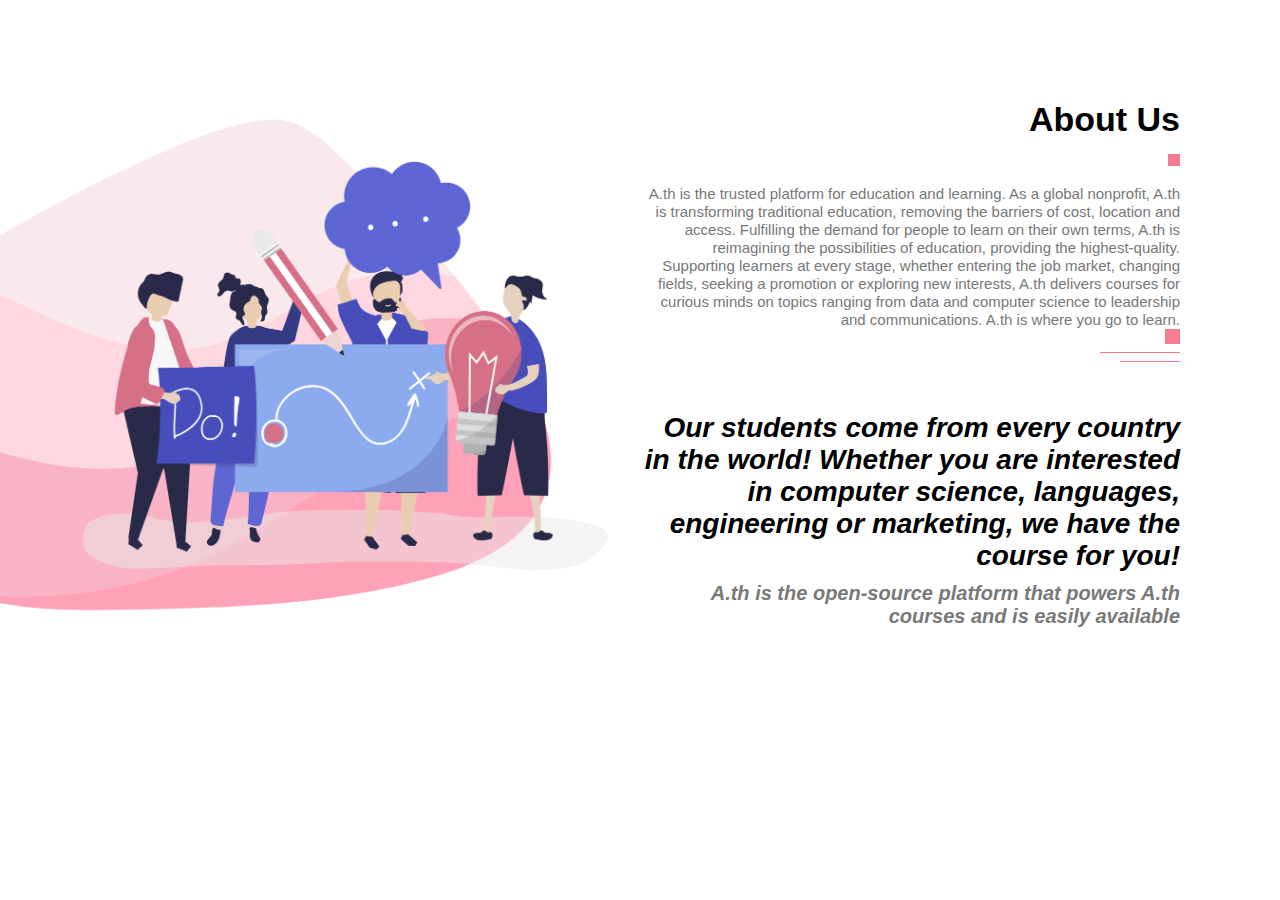
<file: about.html>
<!DOCTYPE html>
<html lang="en">
<head>
    <meta charset="UTF-8">
    <meta name="viewport" content="width=device-width, initial-scale=1.0">
    <title>About</title>
    <link rel="stylesheet" href="style.css">
</head>
<body>
    
<section id="about">
    <div class="about-left-col">
        <img src="./images/about.png" alt="about">
    </div>
   
    <div class="about-right-col">
        <div class="about-text"> 
            <h1>About Us</h1>
            <span class="square"></span>
            <p>A.th is the trusted platform for education and learning.  As a global nonprofit, A.th is transforming traditional education, removing the barriers of cost, location and access. Fulfilling the demand for people to learn on their own terms, A.th is reimagining the possibilities of education, providing the highest-quality. Supporting learners at every stage, whether entering the job market, changing fields, seeking a promotion or exploring new interests, A.th delivers courses for curious minds on topics ranging from data and computer science to leadership and communications. A.th is where you go to learn.</p>
            <div class="line">
                <span class="line-1"></span> <br>
                <span class="line-2"></span> <br>
                <span class="line-3"></span>
            </div>
            <h2>Our students come from every country in the world! Whether you are interested in computer science, languages, engineering or marketing, we have the course for you!</h2>
            <h3>A.th is the open-source platform that powers A.th courses and is easily available</h3>
        </div>
    </div>
</section>
</body>
</html>
</file>
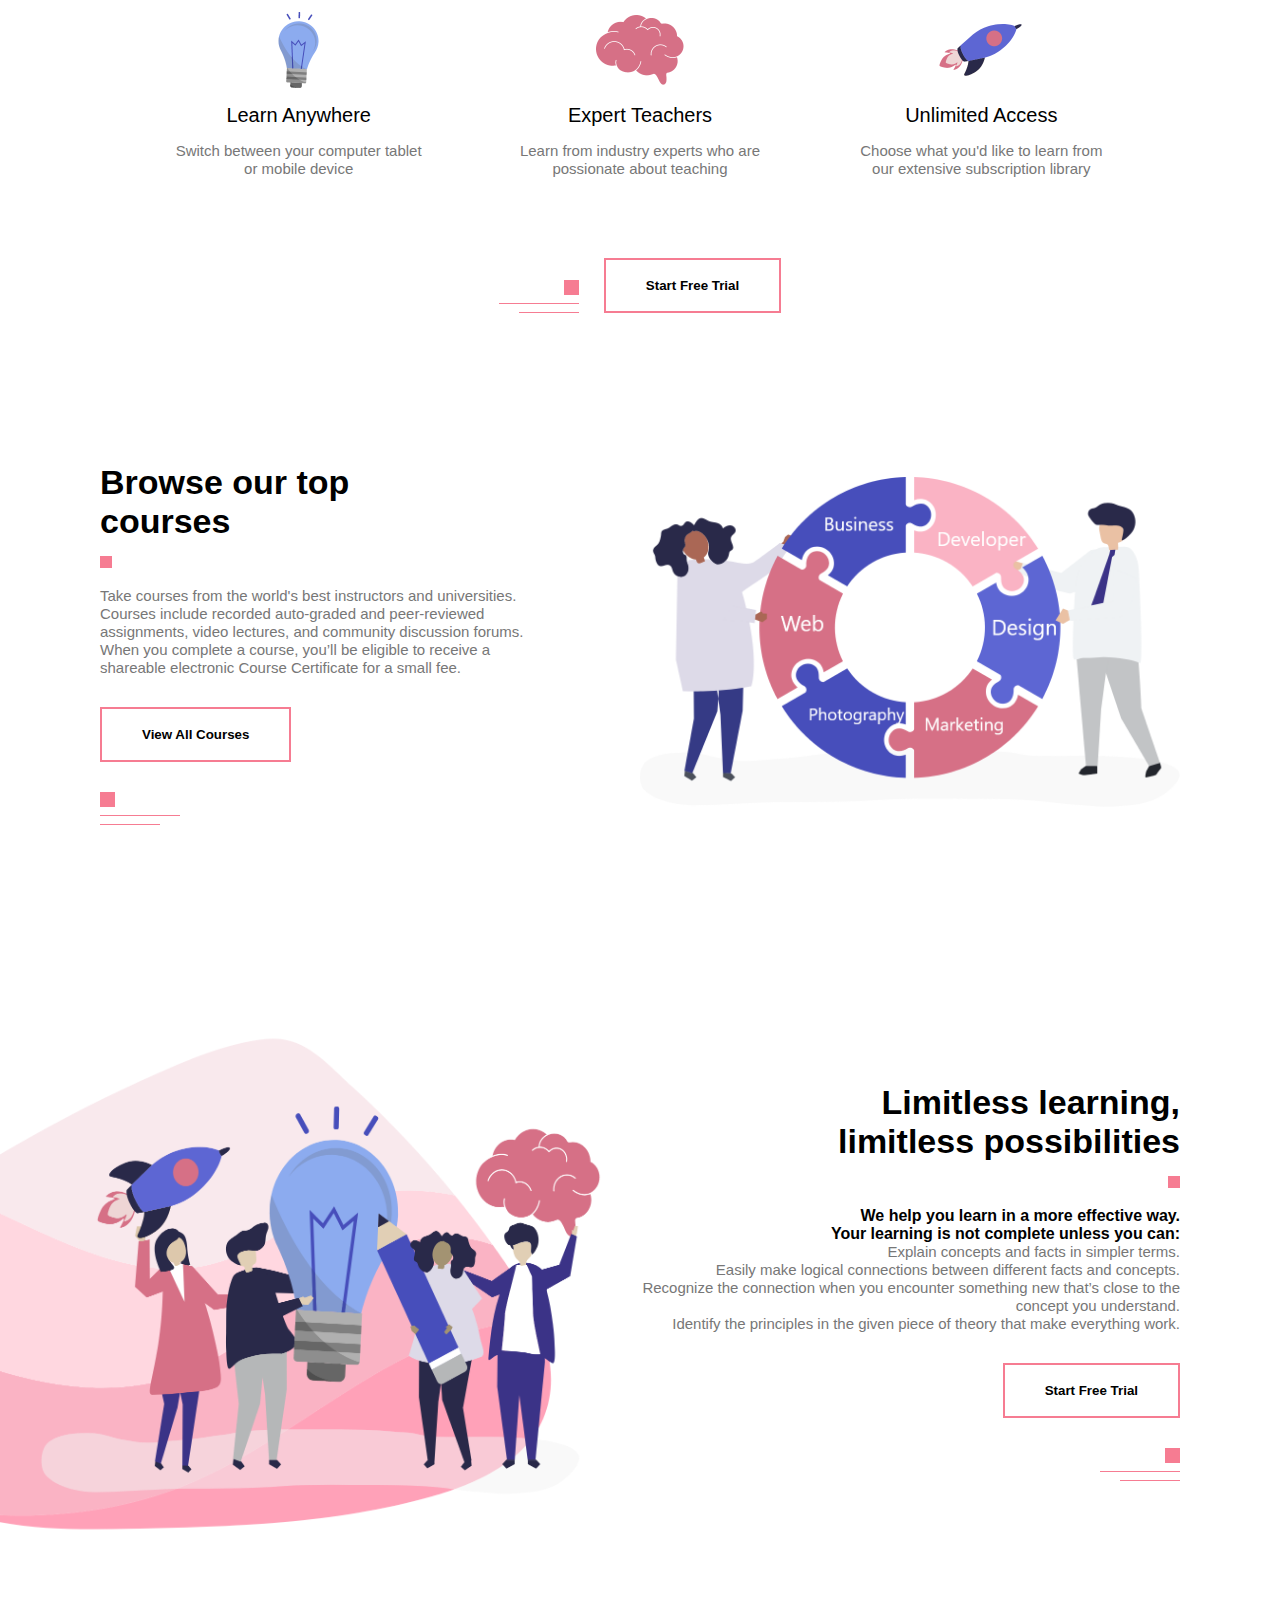
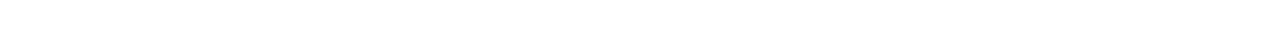
<file: explore.html>
<!DOCTYPE html>
<html lang="en">
<head>
    <meta charset="UTF-8">
    <meta name="viewport" content="width=device-width, initial-scale=1.0">
    <title>Explore</title>
    <link rel="stylesheet" href="style.css">
</head>
<body>
        
        <!-- FEATURES -->
    
        <section id="features">
            <div class="features-row">
                <div class="features-col">
                    <img src="./images/pic-1.png" alt="">
                    <h4>Learn Anywhere</h4>
                    <p>Switch between your computer tablet or mobile device</p>
                </div>
                <div class="features-col">
                    <img src="./images/pic-2.png" alt="">
                    <h4>Expert Teachers</h4>
                    <p>Learn from industry experts who are possionate about teaching</p>
                </div>
                <div class="features-col">
                    <img src="./images/pic-3.png" alt="">
                    <h4>Unlimited Access</h4>
                    <p>Choose what you'd like to learn from our extensive subscription library </p>
                </div>
            </div>
            <div class="feature-btn">
                <div class="line">
                    <span class="line-1"></span> <br>
                    <span class="line-2"></span> <br>
                    <span class="line-3"></span>
                </div>
                <button class="common-btn">Start Free Trial</button>
            </div>
        </section>
    
    
    <!-- COURSES -->
    
    <section id="courses">
        <div class="container course-row">
            <div class="course-left-col">
                <div class="course-text">
                    <h1>Browse our top <br> courses</h1>
                    <span class="square"></span>
                    <p>Take courses from the world's best instructors and universities. Courses include recorded auto-graded and peer-reviewed assignments, video lectures, and community discussion forums. When you complete a course, you’ll be eligible to receive a shareable electronic Course Certificate for a small fee.</p>
                    <button class="common-btn">View All Courses</button>
                    <div class="line">
                        <span class="line-1"></span> <br>
                        <span class="line-2"></span> <br>
                        <span class="line-3"></span>
                    </div>
                </div>
            </div>
            <div class="course-right-col">
                <img src="./images/course.png" alt="course">
            </div>
        </div>
    </section>
    
    <!-- OFFER -->
    
    <section id="offer">
        <div class="about-left-col">
            <img src="./images/offer.png" alt="offer">
        </div>
        <div class="about-right-col">
            <div class="about-text"> 
                <h1>Limitless learning, <br> limitless possibilities</h1>
                <span class="square"></span>
                <h4>We  help you learn in a more effective way. <br>
                    Your learning is not complete unless you can: </h4> 
                    
                    <p>Explain concepts and facts in simpler terms.     <br>
                    Easily make logical connections between different facts and concepts. <br>
                    Recognize the connection when you encounter something new that’s close to the concept you understand. <br>
                    Identify the principles in the given piece of theory that make everything work.</p>
                <button class="common-btn">Start Free Trial</button>
                <div class="line">
                    <span class="line-1"></span> <br>
                    <span class="line-2"></span> <br>
                    <span class="line-3"></span>
                </div>
            </div>
        </div>
    </section>
</body>
</html>
</file>
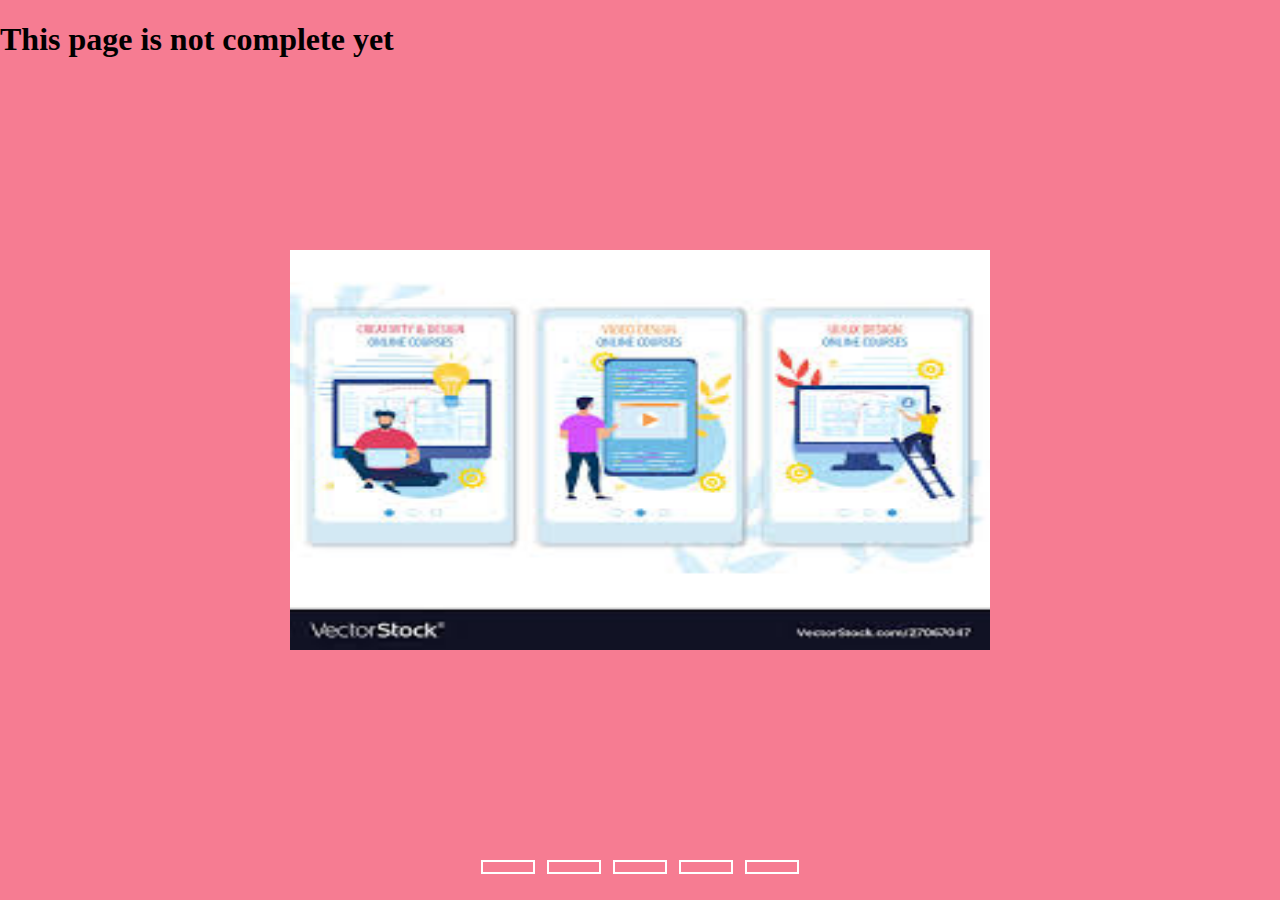
<file: product.html>
<!DOCTYPE html>
<html lang="en">
<head>
    <meta charset="UTF-8">
    <meta name="viewport" content="width=device-width, initial-scale=1.0">
    <title>Product</title>
    <link rel="stylesheet" href="product.css">
</head>
<body>
    <h1>This page is not complete yet</h1>
    <div class="slidershow middle">
        <div class="slides">
            <input type="radio" name="r" id="r1" checked>
            <input type="radio" name="r" id="r2">
            <input type="radio" name="r" id="r3">
            <input type="radio" name="r" id="r4">
            <input type="radio" name="r" id="r5">
            
            <div class="slide s1">
                <img src="./images/1.jpeg" alt="">
            </div>
            <div class="slide">
                <img src="./images/1.png" alt="">
            </div>
            <div class="slide">
                <img src="./images/2.png" alt="">
            </div>
            <div class="slide">
                <img src="./images/3.jpeg" alt="">
            </div>
            <div class="slide">
                <img src="./images/4.jpeg" alt="">
            </div>
        </div>
    </div>
    <div class="navigation">
        <label for="r1" class="bar"></label>
        <label for="r2" class="bar"></label>
        <label for="r3" class="bar"></label>
        <label for="r4" class="bar"></label>
        <label for="r5" class="bar"></label>
    </div>
    
</body>
</html>
</file>
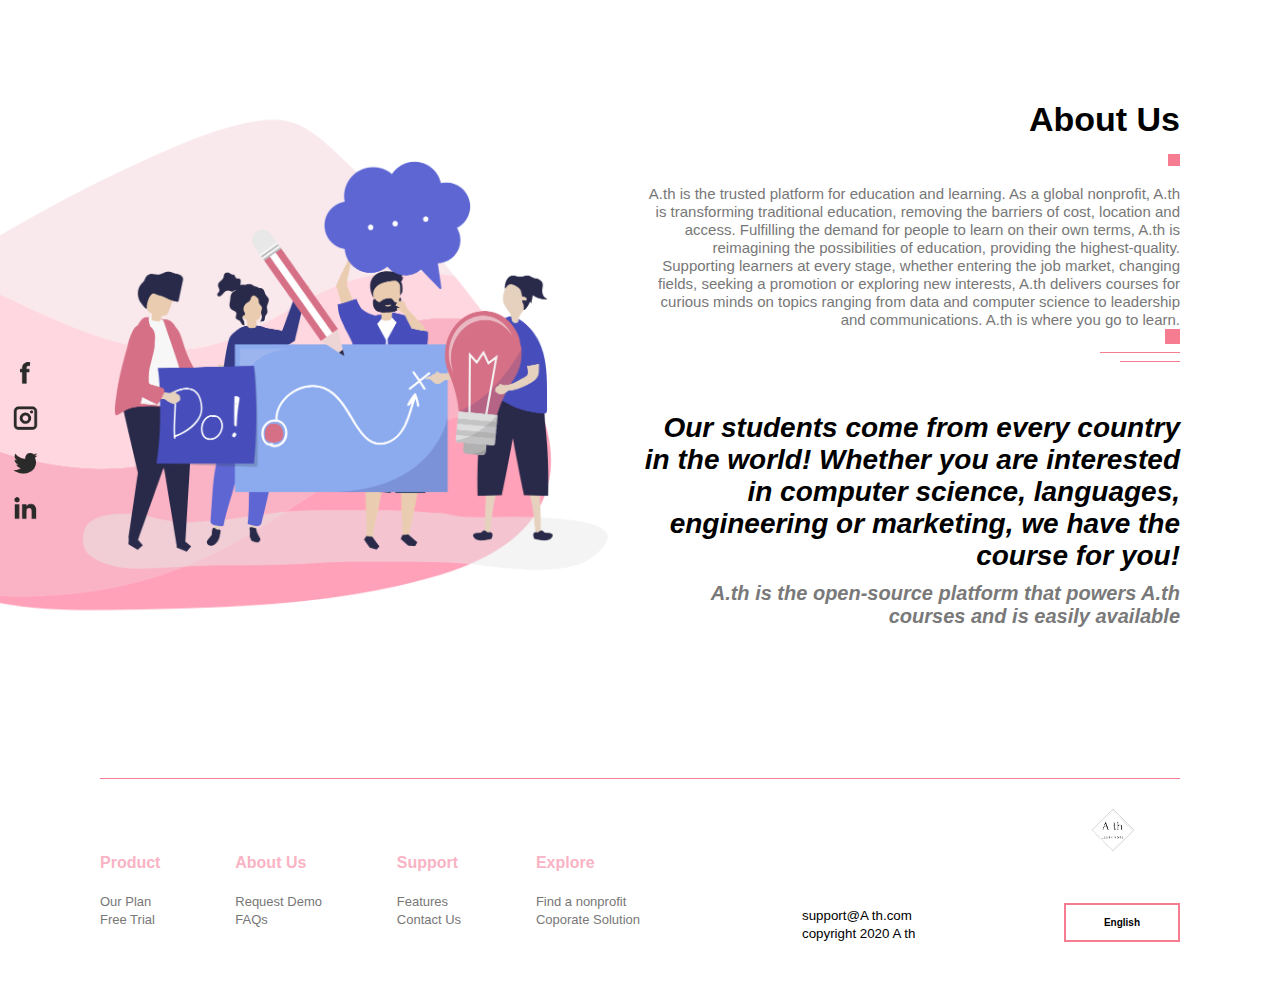
<file: support.html>
<!DOCTYPE html>
<html lang="en">
<head>
    <meta charset="UTF-8">
    <meta name="viewport" content="width=device-width, initial-scale=1.0">
    <title>Support</title>
    <link rel="stylesheet" href="style.css">
</head>
<body>
    <section id="about">
        <div class="about-left-col">
            <img src="./images/about.png" alt="about">
        </div>
        <div class="about-right-col">
            <div class="about-text"> 
                <h1>About Us</h1>
                <span class="square"></span>
                <p>A.th is the trusted platform for education and learning.  As a global nonprofit, A.th is transforming traditional education, removing the barriers of cost, location and access. Fulfilling the demand for people to learn on their own terms, A.th is reimagining the possibilities of education, providing the highest-quality. Supporting learners at every stage, whether entering the job market, changing fields, seeking a promotion or exploring new interests, A.th delivers courses for curious minds on topics ranging from data and computer science to leadership and communications. A.th is where you go to learn.</p>
                <div class="line">
                    <span class="line-1"></span> <br>
                    <span class="line-2"></span> <br>
                    <span class="line-3"></span>
                </div>
                <h2>Our students come from every country in the world! Whether you are interested in computer science, languages, engineering or marketing, we have the course for you!</h2>
                <h3>A.th is the open-source platform that powers A.th courses and is easily available</h3>
            </div>
        </div>
    </section>

    <footer>
        <section id="footer">
            <div class="container footer-row">
                <hr>
                <div class="footer-left-col">
                    <div class="footer-links">
                        <div class="like-title">
                            <a href="#" style="text-decoration: none"><h4>Product</h4></a>
                            <small>Our Plan</small> <br>
                            <small>Free Trial</small>
                        </div>
                        <div class="like-title">
                            <a href="about.html" style="text-decoration: none"><h4>About Us</h4></a>
                            <small>Request Demo</small> <br>
                            <small>FAQs</small>
                        </div>
                        <div class="like-title">
                            <a href="#" style="text-decoration: none"><h4>Support</h4></a>
                            <small>Features</small> <br>
                            <small>Contact Us</small>
                        </div>
                        <div class="like-title">
                            <a href="explore.html" style="text-decoration: none"><h4>Explore</h4></a>
                            <small>Find a nonprofit</small> <br>
                            <small>Coporate Solution</small>
                        </div>
                    </div>
                </div>
                <div class="footer-right-col">
                    <div class="footer-info">
                        <div class="copyright-text">
                            <small>support@A th.com</small> <br>
                            <small>copyright 2020 A th</small>
                        </div>
                        <div class="footer-logo">
                            <img src="./images/logo.png" alt="">
                            <button class="common-btn">English</button>
                        </div>
                    </div>
                </div>
                </div>
            </div>
        </section>
        
        <!-- social icons -->
        
        <div class="social-icons">
            <img src="./images/facebook.png" alt="facebook">
            <img src="./images/instagram.png" alt="instagram">
            <img src="./images/twitter.png" alt="twitter">
            <img src="./images/linkedin.png" alt="linkedin">
        </div>
    </footer>
    
</body>
</html>
</file>
<file: style.css>
* {
    margin: 0;
    padding: 0;
    font-family: sans-serif;
}

#header {
    height: 100vh;
    background-image: url(./images/background.png);
    background-position: center;
    background-size: cover;
}

.container {
    margin-right: 100px;
    margin-left: 100px;
}

.logo {
    margin-top: 30px;
    width: 200px;
}

.header-text {
    max-width: 350px;
    margin-top: 140px;
}

h1 {
    font-size: 34px;
}

.square {
    height: 12px;
    width: 12px;
    display: inline-block;
    background: #f67c92;
    margin:15px 0;
}

.common-btn {
    padding: 18px 40px;
    background: transparent;
    outline: none;
    border: 2px solid #f67c92;
    font-weight: bold;
    cursor: pointer;
}

p {
    font-size: 15px;
    line-height: 18px;
    color: #777;
}

.header-text button {
    margin-top: 20px;
    margin-bottom: 16px;
}

.line-1 {
    width: 15px;
    height: 15px;
    background: #f67c92;
    display: inline-block;
}

.line-2 {
    width: 80px;
    height: 1px;
    background: #f67c92;
    display: inline-block;
}

.line-3 {
    width: 60px;
    height: 1px;
    background: #f67c92;
    display: inline-block;
}

.line {
    line-height: 8px;
}
#sideNav {
    width: 250px;
    height: 100vh;
    position: fixed;
    right: -250px;
    top: 0;
    background: #f67c92;
    z-index: 2;
    transition: 0.5s;
}

nav ul li {
    list-style: none;
    margin: 50px 20px;
}

nav ul li a {
    text-decoration: none;
    color: #fff;
}

#menuBtn {
    width: 50px;
    position: fixed;
    right: 65px;
    top: 35px;
    z-index: 2;
    cursor: pointer;
}

/* about    */

#about, #offer{
    padding: 100px 0;
    display: flex;
    align-items: center;
    flex-wrap: wrap;
}

.about-left-col {
    flex-basis: 50%;
}

.about-left-col img {
    width: 100%;
}

.about-right-col {
    flex-basis: 50%;
    text-align: right;
    
}

.about-text {
    max-width: 800px;
    margin-right: 100px;
    display: inline-block;
}
.about-text h2 {
    margin: 50px 0 10px;
    font-size: 28px;
    font-style: italic;
}

.about-text h3 {
    font-size: 20px;
    font-style: italic;
    color: #797979;
}

/* features */

#features {
    padding-top: 50x;
    padding-bottom: 50px;
}

.features-row {
    width: 80%;
    margin: auto;
    display: flex;
    align-items: center;
    justify-content: space-around;
    flex-wrap: wrap;
}

.features-col {
    flex-basis: 25%;
    text-align: center;
}

.features-col img {
    width: 100px;
}

.features-col h4 {
    margin-bottom: 15px;
    font-size: 20px;
    font-weight: 400;
}

.feature-btn {
    margin: 80px auto 0;
    display: flex;
    align-items: flex-end;
    justify-content: center;
}

.feature-btn .line {
    text-align: right;
    display: inline-block;
    margin-right: 25px;
}


/* courses */

#courses {
    padding: 100px 0;
}

.course-row {
    display: flex;
    align-items: center;
    flex-wrap: wrap;
}

.course-right-col {
    flex-basis: 50%;
}

.course-right-col img {
    width: 100%;
}

.course-left-col {
    flex-basis: 50%;
}

.course-text {
    max-width: 450px;
}

.course-text button {
    margin: 30px 0;
}

/* offer */

#offer button {
    margin: 30px 0;
}

/* contact */

.contact-row {
    display: flex;
    align-items: center;
    flex-wrap: wrap;
}

.contact-left-col, .contact-right-col {
    flex-basis: 50%;
}

.contact-right-col img {
    width: 100%;
}

form {
    max-width: 350px;
    margin: 30px 0;
}

form input {
    width: 100%;
    padding: 12px 10px;
    margin-bottom: 5px;
    outline: none;
    box-shadow: none;
    box-sizing: border-box;
    border: 2px solid #fab3c4;
}

.btn-box {
    width: 100%;
    display: flex;
    justify-content: space-between;
}

.btn-box button {
    flex-basis: 48%;
    padding: 18px 0;
}

/* footer */

#footer {
    padding: 50px 0 50px;
}

hr {
    width: 100%;
    border: 0;
    border-top: 1px solid #f67c92;
}

.footer-row {
    display: flex;
    align-items: center;
    justify-content: space-between;
    flex-wrap: wrap;
}

.footer-left-col {
    flex-basis: 50%;
    margin-top: 60px;
}

.footer-right-col {
    flex-basis: 35%;
}

.footer-links {
    display: flex;
    align-items: center;
    justify-content: space-between;
    flex-wrap: wrap;
}

.like-title h4 {
    color: #fab3c4;
    margin-bottom: 20px;
}

.like-title small {
    font-size: 13px;
    color: #777;
}
.footer-info {
    display: flex;
    align-items: flex-end;
    justify-content: space-between;
    flex-wrap: wrap;
}

.footer-logo img {
    width: 100px;
}

.footer-logo button {
    padding: 12px 38px;
    margin-top: 20px;
    font-size: 10px;
}

.copyright-text, .footer-logo {
    flex-basis: 30%;
}

/* social-icons */

.social-icons {
    width: 50px;
    position: fixed;
    top: 50%;
    left: 0;
    transform: translateY(-50%);
    z-index: 1;
}

.social-icons img {
    display: block;
    width: 25px;
    margin: 0 auto 20px;
    cursor: pointer;
}




@media screen and (max-width: 770px) {
   #header {
        background-image: none;
   } 
   .container {
        margin-right: 50px;
        margin-left: 50px;
    }

    .logo {
        margin-top: 27px;
        width: 70px;
    }

    .header-text {
        margin-top: 100px;
    }

    h1 {
        font-size: 25px;
    }
    #menuBtn {
        width: 40px;
        right: 50px;
    }
    .common-btn {
        padding: 10px 16px;
    }
    .social-icons img {
        width: 14px;
        margin: 15px auto; 
    }
    .about-left-col, .about-right-col {
        flex-basis: 100%;
    }
    .about-text {
        margin: 50px 0 50px;
        display: inline-block;
    }
    .about-text h2 {
        font-size: 18px;
    }
    .feature-col {
        flex-basis: 100%;
        margin-bottom: 20px;
    }
    .course-left-col {
        flex-basis: 100%;
    }
    .course-right-col {
        flex-basis: 100%;
        margin-top: 70px;
    }
    .contact-left-col, .contact-right-col {
        flex-basis: 100%;
    }
    .contact-right-col {
        margin-top: 50px;
    }
    .footer-left-col, .footer-left-col {
        flex-basis: 100%; 
    }
    .like-title {
        flex-basis: 50%;
        margin-bottom: 30px;
    } 
    
}
</file>
<file: product.css>
body {
    margin: 0;
    padding: 0;
    background-color: #f67c92;
}

.slidershow {
    width: 700px;
    height: 400px;
    overflow: hidden;
}

.middle {
    position: absolute;
    top: 50%;
    left: 50%;
    transform: translate(-50%, -50%);
}

.navigation {
    position: absolute;
    bottom: 20px;
    left: 50%;
    transform: translateX(-50%);
    display: flex;
}

.bar {
    width: 50px;
    height: 10px;
    border: 2px solid #FFF;
    margin: 6px;

    cursor: pointer;
    transition: 0.4s;
}

.bar:hover{
    background: #FFF;
}

input[name="r"]{
    position: absolute;
    visibility: hidden;
}

.slides {
    width: 500%;
    height: 100%;
    display: flex;
}

.slide {
    width: 20%;
    transition: 0.6s;
}

.slide img {
    width: 100%;
    height: 100%;
}

#r1 :checked ~ .s1 {
    margin-left: 0;
}

#r2 :checked ~ .s1 {
    margin-left: -20%;
}

#r3 :checked ~ .s1 {
    margin-left: -40%;
}

#r4 :checked ~ .s1 {
    margin-left: -60%;
}

#r5 :checked ~ .s1 {
    margin-left: -80%;
}

input[name="r"] {
    position: absolute;
    visibility: hidden;
}
</file>
